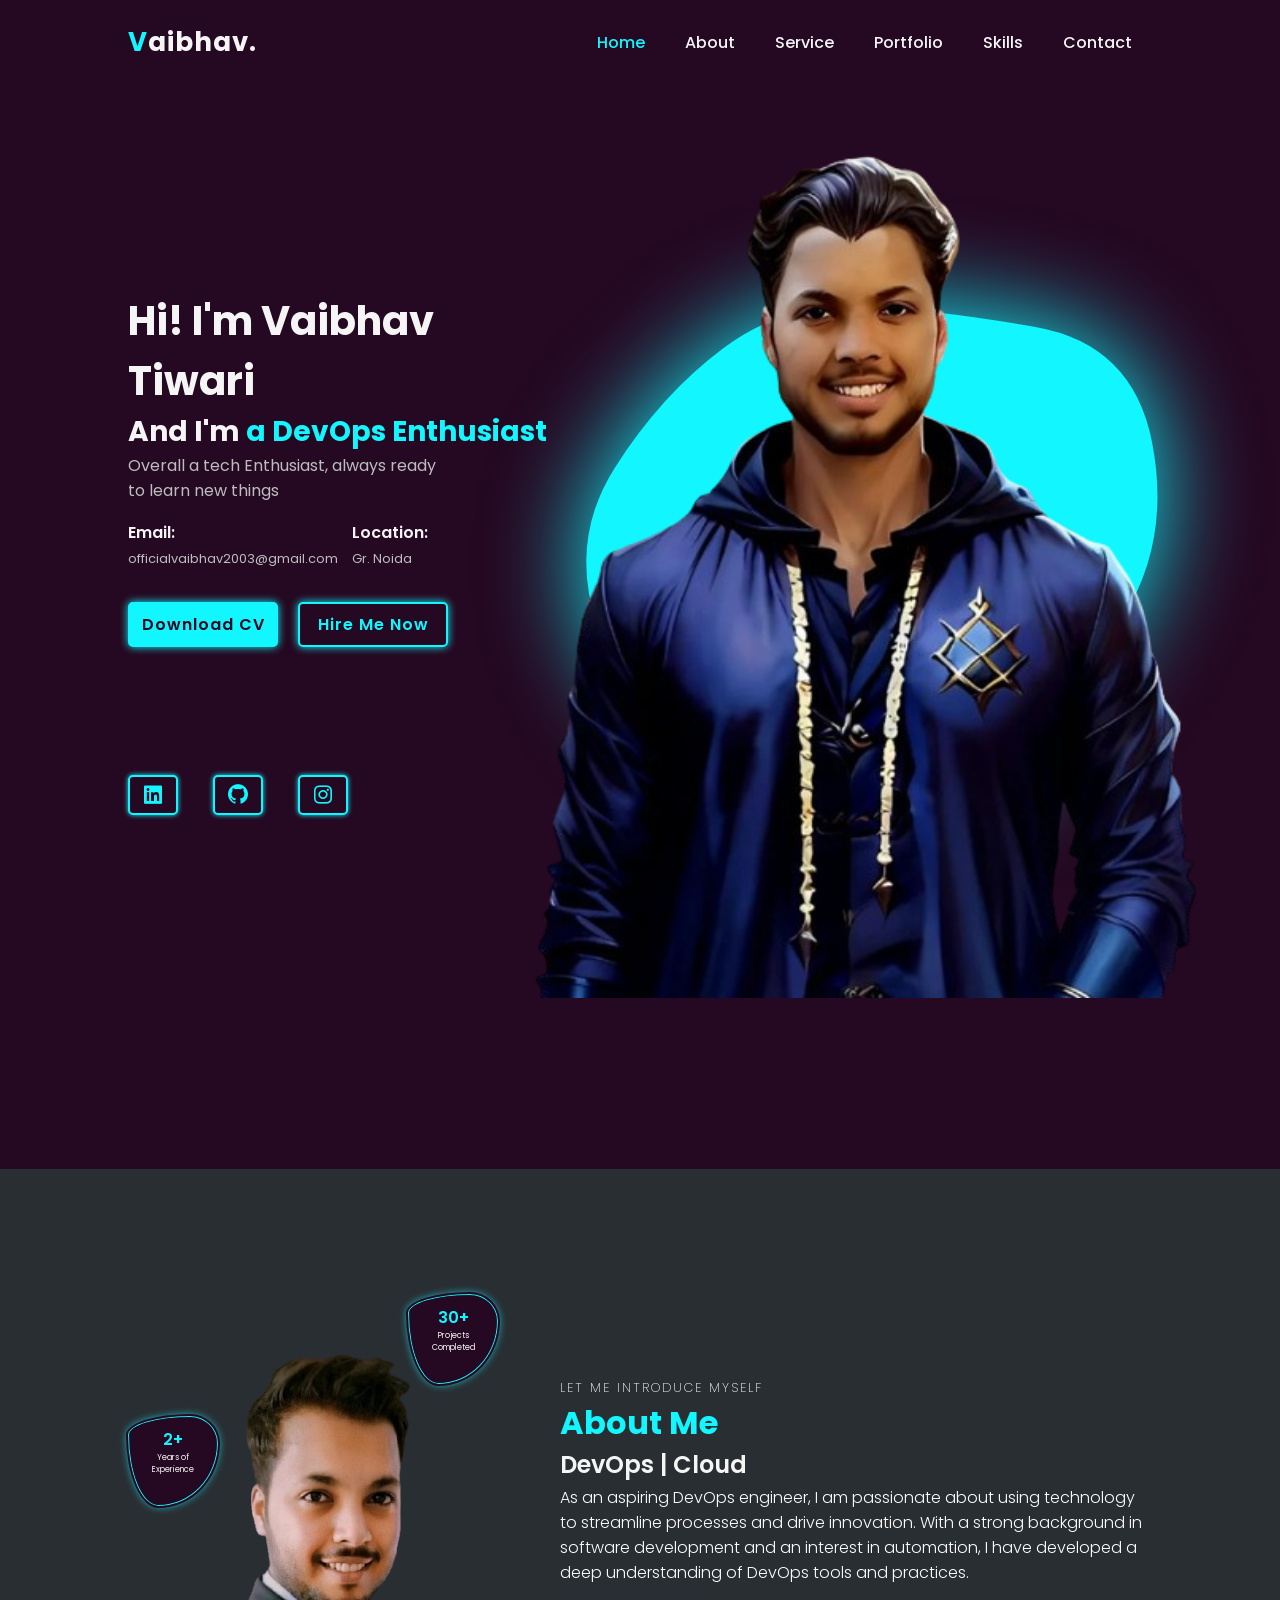
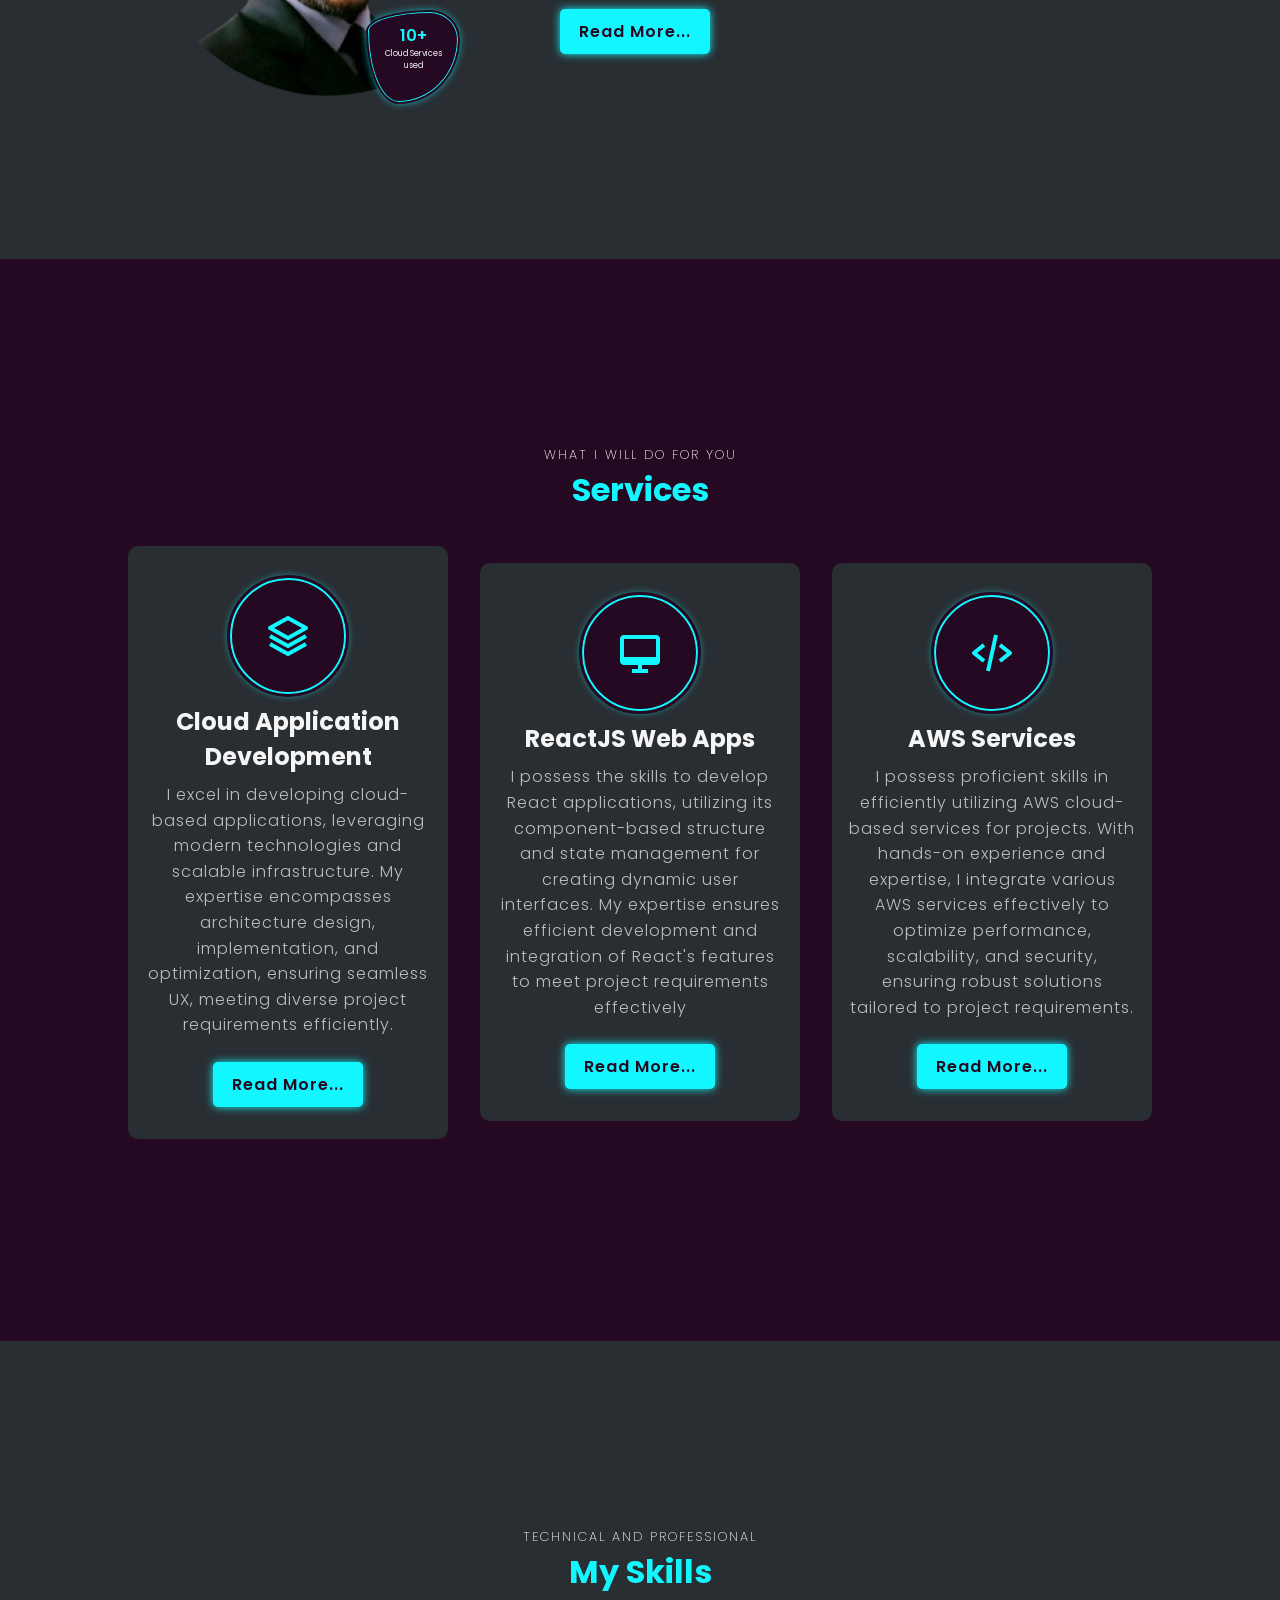
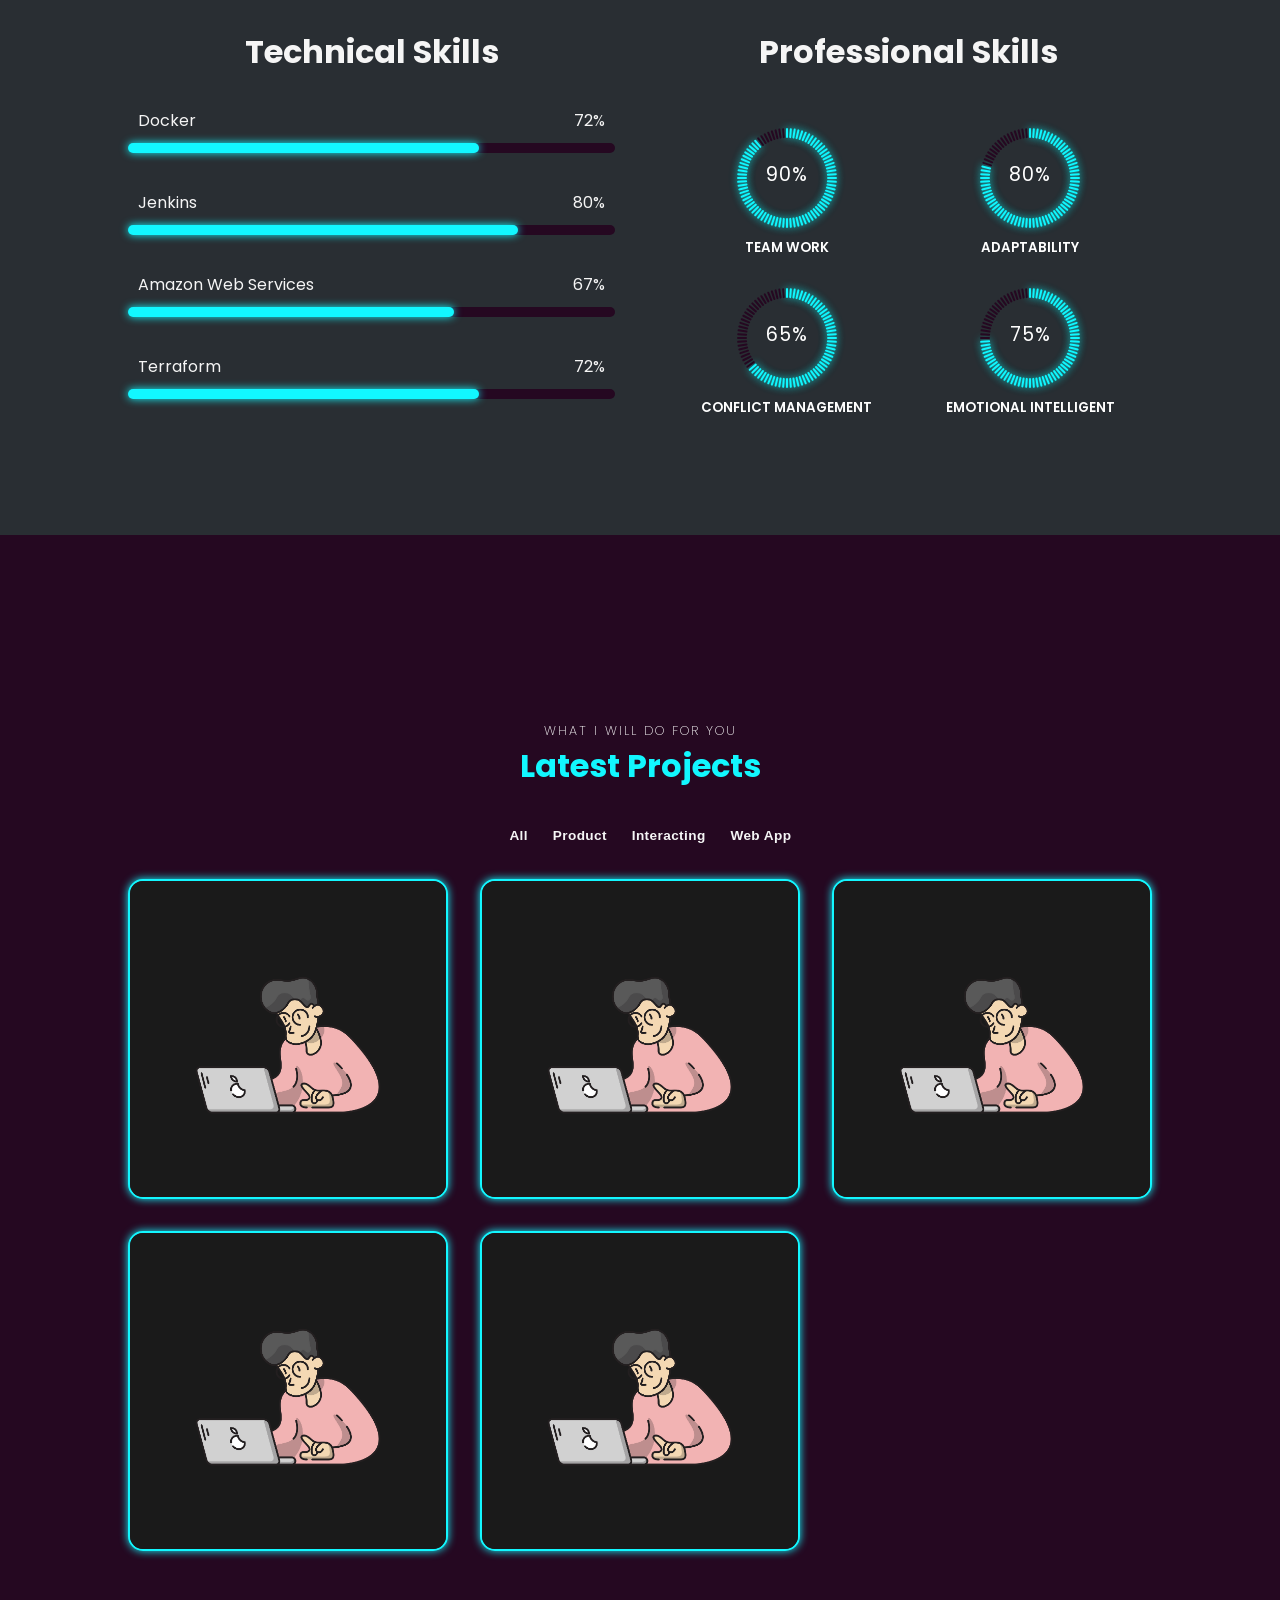
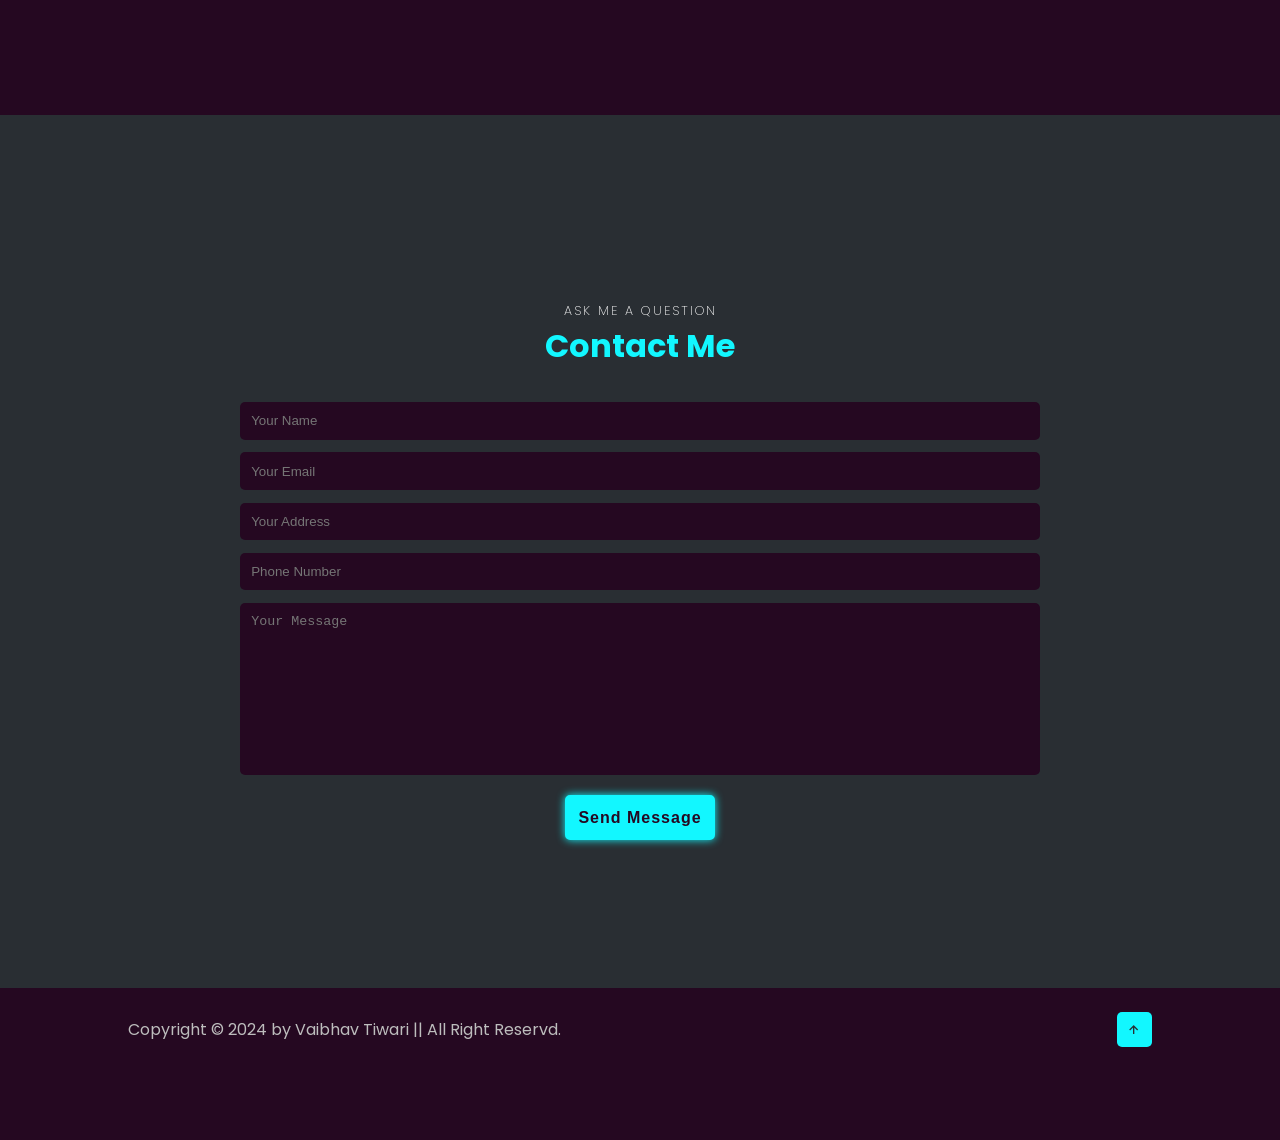
<file: template/index.html>
<!DOCTYPE html>
<html lang="en">

<head>
    <meta charset="UTF-8">
    <meta name="viewport" content="width=device-width, initial-scale=1.0">
    <title>Vaibhav Tiwari</title>
    <link rel="stylesheet" href="../static/style.css">
    <link href='https://unpkg.com/boxicons@2.1.4/css/boxicons.min.css' rel='stylesheet'>
</head>

<body>
    <header>
        <!--header site-->
        <div class="logo"><span>V</span>aibhav.</div>
        <ul class="navlist">
            <li><a href="#home" style="--i:1">Home</a></li>
            <li><a href="#about" style="--i:2">About</a></li>
            <li><a href="#services" style="--i:3">Service</a></li>
            <li><a href="#portfolio" style="--i:4">Portfolio</a></li>
            <li><a href="#skills" style="--i:5">Skills</a></li>
            <li><a href="#contact" style="--i:6">Contact</a></li>
        </ul>
        <div id="menu-icon" class="bx bx-menu"></div>
    </header>

    <!-- home section-------------------------------->
    <section id="home" class="home">
        <div class="home-content scroll-scale">
            <h1>Hi! I'm Vaibhav Tiwari</h1>
            <div class="change-text">
                <h3>And I'm</h3>
                <h3>
                    <span class="word">a&nbsp;Cloud&nbsp;App&nbsp;Developer</span>
                    <span class="word">a&nbsp;DevOps&nbsp;Enthusiast</span>
                    <span class="word">,&nbsp;sometimes&nbsp;a&nbsp;lazy&nbsp;breed</span>
                </h3>
            </div>
            <p>Overall a tech Enthusiast, always ready to learn new things</p>
            <div class="info-box">
                <div class="email-info">
                    <h5>Email:</h5>
                    <span>officialvaibhav2003@gmail.com</span>
                </div>
                <div class="addr-info">
                    <h5>Location:</h5>
                    <span>Gr. Noida</span>
                </div>
            </div>
            <div class="btn-box">
                <a href="https://drive.google.com/file/d/10MjH54bBxMZ3kw-CpX8caNhmx5ZJPL8l/view?usp=sharing"
                    target="_blank" class="btn">Download CV</a>
                <a href="https://mail.google.com/mail/?view=cm&to=officialvaibhav2003@gmail.com?subject=Subject%20of%20the%20email&body=Body%20of%20the%20gmail"
                    target="_blank" class="btn">Hire Me Now</a>
            </div>
            <div class="social-icons">
                <a href="https://www.linkedin.com/in/vaibhav-tiwari02/" target="_blank"><i
                        class='bx bxl-linkedin-square'></i></a>
                <a href="https://github.com/vaibhavtiwari02" target="_blank"><i class='bx bxl-github'></i></a>
                <a href="https://www.instagram.com/vaibhav.tiwari.18/" target="_blank"><i
                        class='bx bxl-instagram'></i></a>
            </div>
        </div>
        <div class="home-image scroll-scale">
            <div class="image-box">
                <img src="../static/images/vt2.png" alt="" width="700px">
            </div>
            <div class="liquid-shaper">
                <svg viewBox="0 0 500 500" xmlns="http://www.w3.org/2000/svg" xmlns:xlink="http://www.w3.org/1999/xlink"
                    width="100%" id="blobSvg">
                    <path fill="#12f7ff">
                        <animate attributeName="d" dur="20000ms" repeatCount="indefinite" values="
                        M447.5,307.5Q409,365,361.5,406Q314,447,258,423Q202,399,132.5,392.5Q63,386,43.5,318Q24,250,55.5,191Q87,132,142,109.5Q197,87,250.5,86Q304,85,376.5,95Q449,105,467.5,177.5Q486,250,447.5,307.5Z;
                        M426.5,302.5Q395,355,358.5,413.5Q322,472,257,450Q192,428,145,394.5Q98,361,76,305.5Q54,250,88.5,203.5Q123,157,158,115Q193,73,248.5,79Q304,85,371.5,99Q439,113,448.5,181.5Q458,250,426.5,302.5Z;
                        M407.5,306.5Q406,363,365,420Q324,477,254,464.5Q184,452,137.5,408.5Q91,365,77,307.5Q63,250,64,182.5Q65,115,119,64.5Q173,14,238.5,49.5Q304,85,373.5,97.5Q443,110,426,180Q409,250,407.5,306.5Z;
                        M467,319Q440,388,369.5,393.5Q299,399,244.5,417.5Q190,436,142.5,399Q95,362,90.5,306Q86,250,103,203Q120,156,161.5,130.5Q203,105,263,64.5Q323,24,356,86.5Q389,149,441.5,199.5Q494,250,467,319Z;
                        M416.5,298Q383,346,351,404.5Q319,463,255.5,445.5Q192,428,137.5,399.5Q83,371,66.5,310.5Q50,250,67.5,190Q85,130,139,102Q193,74,249,76.5Q305,79,341.5,118Q378,157,414,203.5Q450,250,416.5,298Z;
                        M398,296Q376,342,345,394.5Q314,447,248.5,451.5Q183,456,137.5,410.5Q92,365,87,307.5Q82,250,96,199Q110,148,144.5,90Q179,32,251,29Q323,26,362,83Q401,140,410.5,195Q420,250,398,296Z;
                        "></animate>
                    </path>
                </svg>
            </div>
            <div class="liquid-shaper">
                <svg viewBox="0 0 500 500" xmlns="http://www.w3.org/2000/svg" xmlns:xlink="http://www.w3.org/1999/xlink"
                    width="100%" id="blobSvg">
                    <path fill="#12f7ff">
                        <animate attributeName="d" dur="20000ms" repeatCount="indefinite" values="
                        M447.5,307.5Q409,365,361.5,406Q314,447,258,423Q202,399,132.5,392.5Q63,386,43.5,318Q24,250,55.5,191Q87,132,142,109.5Q197,87,250.5,86Q304,85,376.5,95Q449,105,467.5,177.5Q486,250,447.5,307.5Z;
                        M426.5,302.5Q395,355,358.5,413.5Q322,472,257,450Q192,428,145,394.5Q98,361,76,305.5Q54,250,88.5,203.5Q123,157,158,115Q193,73,248.5,79Q304,85,371.5,99Q439,113,448.5,181.5Q458,250,426.5,302.5Z;
                        M407.5,306.5Q406,363,365,420Q324,477,254,464.5Q184,452,137.5,408.5Q91,365,77,307.5Q63,250,64,182.5Q65,115,119,64.5Q173,14,238.5,49.5Q304,85,373.5,97.5Q443,110,426,180Q409,250,407.5,306.5Z;
                        M467,319Q440,388,369.5,393.5Q299,399,244.5,417.5Q190,436,142.5,399Q95,362,90.5,306Q86,250,103,203Q120,156,161.5,130.5Q203,105,263,64.5Q323,24,356,86.5Q389,149,441.5,199.5Q494,250,467,319Z;
                        M416.5,298Q383,346,351,404.5Q319,463,255.5,445.5Q192,428,137.5,399.5Q83,371,66.5,310.5Q50,250,67.5,190Q85,130,139,102Q193,74,249,76.5Q305,79,341.5,118Q378,157,414,203.5Q450,250,416.5,298Z;
                        M398,296Q376,342,345,394.5Q314,447,248.5,451.5Q183,456,137.5,410.5Q92,365,87,307.5Q82,250,96,199Q110,148,144.5,90Q179,32,251,29Q323,26,362,83Q401,140,410.5,195Q420,250,398,296Z;
                        "></animate>
                    </path>
                </svg>
            </div>
        </div>

    </section>


    <!-- about section-------------------------------->
    <section id="about" class="about">
        <div class="img-about scroll-scale">
            <img src="../static/images/vt4.png" alt="">
            <div class="info-about1">
                <span>2+</span>
                <p>Years of Experience</p>
            </div>
            <div class="info-about2">
                <span>30+</span>
                <p>Projects Completed</p>
            </div>
            <div class="info-about3">
                <span>10+</span>
                <p>Cloud Services used</p>
            </div>
        </div>
        <div class="about-content scroll-scale">
            <span>Let me introduce myself</span>
            <h2>About Me</h2>
            <h3>DevOps | Cloud</h3>
            <p>As an aspiring DevOps engineer, I am passionate about using technology to streamline processes and drive
                innovation. With a strong background in software development and an interest in automation, I have
                developed a deep understanding of DevOps tools and practices.</p>
            <div class="btn-box">
                <a href="https://drive.google.com/file/d/1rN9a80wljIVOSijRtZtlc1-9MeuDCg0c/view?usp=sharing"
                    target="_blank" class="btn">Read More...</a>
            </div>
        </div>
    </section>

    <!-- services section------------------------------------------------------------------------------>
    <section id="services" class="services">
        <div class="main-text scroll-scale">
            <span>What I will do for you</span>
            <h2>Services</h2>
        </div>

        <div class="section-services scroll-bottom">
            <div class="service-box">
                <i class='bx bx-layer service-icon'></i>
                <h3>Cloud Application Development</h3>
                <p>I excel in developing cloud-based applications, leveraging modern technologies and scalable
                    infrastructure. My expertise encompasses architecture design, implementation, and optimization,
                    ensuring seamless UX, meeting diverse project requirements efficiently.</p>
                <div class="btn-box service-btn">
                    <a href="working-on-that" target="_blank" class="btn">Read More...</a>

                </div>
            </div>

            <div class="service-box">
                <i class='bx bx-desktop service-icon'></i>
                <h3>ReactJS Web Apps</h3>
                <p>I possess the skills to develop React applications, utilizing its component-based structure and state
                    management for creating dynamic user interfaces. My expertise ensures efficient development and
                    integration of React's features to meet project requirements effectively</p>
                <div class="btn-box service-btn">
                    <a href="working-on-that" class="btn" target="_blank" >Read More...</a>

                </div>
            </div>

            <div class="service-box">
                <i class='bx bx-code-alt service-icon'></i>
                <h3>AWS Services</h3>
                <p>I possess proficient skills in efficiently utilizing AWS cloud-based services for projects. With
                    hands-on experience and expertise, I integrate various AWS services effectively to optimize
                    performance, scalability, and security, ensuring robust solutions tailored to project requirements.
                </p>
                <div class="btn-box service-btn">
                    <a href="working-on-that" class="btn" target="_blank" >Read More...</a>

                </div>
            </div>
        </div>
    </section>



    <!-- skills section------------------------------------------------------------------------------>


    <section id="skills" class="skills">
        <div class="main-text scroll-scale">
            <span>technical and professional</span>
            <h2>My Skills</h2>
        </div>

        <div class="skill-main ">
            <div class="skill-left scroll-scale">
                <h3>Technical Skills</h3>
                <div class="skill-bar">
                    <div class="info">
                        <p>Docker</p>
                        <p>72%</p>
                    </div>
                    <div class="bar">
                        <span class="docker"></span>
                    </div>
                </div>

                <div class="skill-bar">
                    <div class="info">
                        <p>Jenkins</p>
                        <p>80%</p>
                    </div>
                    <div class="bar">
                        <span class="jenkins"></span>
                    </div>
                </div>

                <div class="skill-bar">
                    <div class="info">
                        <p>Amazon Web Services</p>
                        <p>67%</p>
                    </div>
                    <div class="bar">
                        <span class="aws"></span>
                    </div>
                </div>

                <div class="skill-bar">
                    <div class="info">
                        <p>Terraform</p>
                        <p>72%</p>
                    </div>
                    <div class="bar">
                        <span class="terraform"></span>
                    </div>
                </div>

            </div>

            <div class="skill-right scroll-scale">
                <h3>Professional Skills</h3>
                <div class="professional">
                    <div class="box">

                        <div class="circle" data-dots="80" data-percent="90"></div>

                        <div class="text">
                            <big>90%</big>
                            <small>TEAM WORK</small>
                        </div>
                    </div>

                    <div class="box">

                        <div class="circle" data-dots="80" data-percent="80"></div>

                        <div class="text">
                            <big>80%</big>
                            <small>ADAPTABILITY</small>
                        </div>
                    </div>

                    <div class="box">

                        <div class="circle" data-dots="80" data-percent="65"></div>

                        <div class="text">
                            <big>65%</big>
                            <small>CONFLICT MANAGEMENT</small>
                        </div>
                    </div>

                    <div class="box">

                        <div class="circle" data-dots="80" data-percent="75"></div>

                        <div class="text">
                            <big>75%</big>
                            <small>EMOTIONAL INTELLIGENT</small>
                        </div>
                    </div>
                </div>
            </div>
        </div>

    </section>

    <!-- portfolio section------------------------------------------------------------------------------>
    <section id="portfolio" class="portfolio">
        <div class="main-text scroll-scale">
            <span>What I will do for you</span>
            <h2>Latest Projects</h2>
        </div>

        <div class="container">
            <div class="fillter-buttons scroll-scale">
                <button class="btns" data-filter="all">All</button>
                <button class="btns" data-filter=".product">Product</button>
                <button class="btns" data-filter=".inter">Interacting</button>
                <button class="btns" data-filter=".web">Web App</button>

            </div>

            <div class="portfolio-gallery scroll-bottom">
                <div class="port-box mix inter">
                    <div class="port-image">
                        <img src="../static/images/projects.png" alt="">
                    </div>
                    <div class="port-content">
                        <h3>Angular_Crud</h3>
                        <p>This project has been created to demonstrate an Angular Crud Service that works on the HTTP request. Containerized using Docker</p>
                        <a href="https://github.com/vaibhavtiwari02/Angular_Crud_Containerized" target="_blank" ><i class='bx bx-link-external'></i></a>
                    </div>
                </div>


                <div class="port-box mix inter">
                    <div class="port-image">
                        <img src="../static/images/projects.png" alt="">
                    </div>
                    <div class="port-content">
                        <h3>Music Genre Prediction</h3>
                        <p>Django website for predicting Genre of Music by using Machine Learning Model.</p>
                        <a href="https://github.com/vaibhavtiwari02/Music-Genre-Prediction" target="_blank" ><i class='bx bx-link-external'></i></a>
                    </div>
                </div>



                <div class="port-box mix product">
                    <div class="port-image">
                        <img src="../static/images/projects.png" alt="">
                    </div>
                    <div class="port-content">
                        <h3>Need More Space</h3>
                        <p>A Html CSS based frontend application for NASA SpaceApps Hackathon</p>
                        <a href="https://github.com/vaibhavtiwari02/Need-More-Space" target="_blank" ><i class='bx bx-link-external'></i></a>
                    </div>
                </div>



                <div class="port-box mix product">
                    <div class="port-image">
                        <img src="../static/images/projects.png" alt="">
                    </div>
                    <div class="port-content">
                        <h3>ChatBot using AWS Lex</h3>
                        <p>Built a Chatbot for an Astrology Web App, using AWS Lex and AWS Lambda</p>
                        <a href="https://github.com/vaibhavtiwari02/Lex-integration-with-HTML" target="_blank" ><i class='bx bx-link-external'></i></a>
                    </div>
                </div>

                <div class="port-box mix product">
                    <div class="port-image">
                        <img src="../static/images/projects.png" alt="">
                    </div>
                    <div class="port-content">
                        <h3>Django-Calculator</h3>
                        <p>Built a Django-based Calculator Application</p>
                        <a href="https://github.com/vaibhavtiwari02/django_calculator" target="_blank" ><i class='bx bx-link-external'></i></a>
                    </div>
                </div>


            </div>
    </section>


    <!-- contact section------------------------------------------------------------------------------>

    <section id="contact" class="contact">

        <div class="main-text scroll-scale">
            <span>Ask me a question</span>
            <h2>Contact Me</h2>
        </div>

        <form action="#" class="scroll-bottom">
            <input type="text" placeholder="Your Name">
            <input type="text" placeholder="Your Email">
            <input type="text" placeholder="Your Address">
            <input type="number" placeholder="Phone Number">
            <textarea name="" id="" cols="30" rows="10" placeholder="Your Message"></textarea>
            <div class="btn-box formBtn">
                <button type="submit" class="btn">Send Message</button>
            </div>
        </form>

    </section>

    <!-- footer section------------------------------------------------------------------------------>
    <footer>
        <p class="scroll-scale">Copyright &copy; 2024 by Vaibhav Tiwari || All Right Reservd.</p>
        <a href="#home"> <i class='bx bx-up-arrow-alt'></i></a>

    </footer>








    <script src="../static/mixitup.min.js"></script>
    <script src="../static/script.js"></script>
</body>

</html>
</file>
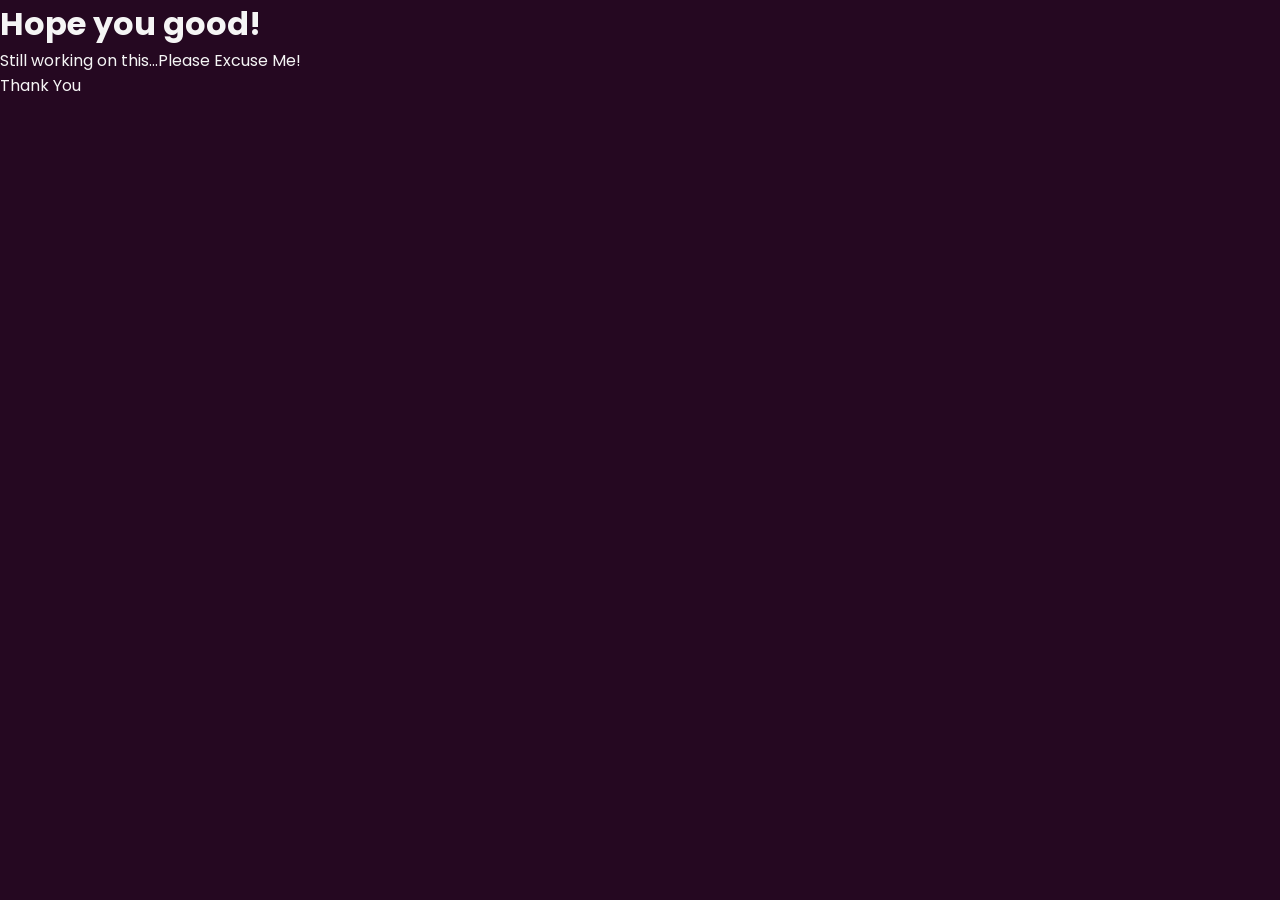
<file: template/working-on-that.html>
<!DOCTYPE html>
<html lang="en">
<head>
    <meta charset="UTF-8">
    <meta name="viewport" content="width=device-width, initial-scale=1.0">
    <title>Document</title>
    <link rel="stylesheet" href="../static/style.css">
</head>
<body>
    <h1>Hope you good!</h1>
    <p>Still working on this...Please Excuse Me!</p>
    <p>Thank You</p>
    
</body>
</html>
</file>
<file: static/style.css>
@import url('https://fonts.googleapis.com/css2?family=Poppins:ital,wght@0,100;0,200;0,300;0,400;0,500;0,600;0,700;0,800;0,900;1,100;1,200;1,300;1,400;1,500;1,600;1,700;1,800;1,900&display=swap');

* {
    padding: 0;
    margin: 0;
    box-sizing: border-box;
    list-style: none;
    scroll-behavior: smooth;
    text-decoration: none;
}

:root {
    --text-color: #f5f5f5;
    --hover-color: #12f7ff;
    --bg-color: #250821;
    --secon-bg-color: #292e33;
    --big-font: 2.5rem;
    --normal-font: 2rem;
    --neon-box-shadow: 0 0 .5rem #12f7ff;
    --h2-font: 3rem;
    --font-neon-text-shadow: 0 0 10px rgba(18, 247, 255, 0.3),
        0 0 20px rgba(18, 247, 255, 0.3),
        0 0 30px rgba(18, 247, 255, 0.3),
        0 0 40px rgba(18, 247, 255, 0.3),
        0 0 70px rgba(18, 247, 255, 0.3),
        0 0 80px rgba(18, 247, 255, 0.3),
        0 0 10px rgba(18, 247, 255, 0.3),
        0 0 150px rgba(18, 247, 255, 0.3);
}

::-webkit-scrollbar{
    height: 0;
    width: .5rem;
}

::-webkit-scrollbar-track{
    background: var(--secon-bg-color);


}

::-webkit-scrollbar-thumb{
    background: var(--hover-color);
    border-radius: 5rem;
}




body {
    font-family: "Poppins", sans-serif;
    background-color: var(--bg-color);
    color: var(--text-color);
}

header {
    position: fixed;
    top: 0;
    left: 0;
    z-index: 1000;
    /*background: var(--bg-color);*/
    border-bottom: 1px solid transparent;
    display: flex;
    align-items: center;
    justify-content: space-between;
    width: 100%;
    padding: 20px 10%;

}

header.sticky{
    background: var(--bg-color);
    border-bottom: 1px solid var(--bg-color);
}

.logo {
    font-size: 26px;
    font-weight: 700;
    letter-spacing: 1px;
}

span {
    color: var(--hover-color);
}

.navlist {
    display: flex;
}

.navlist a {
    display: inline-block;
    color: var(--text-color);
    font-weight: 500;
    padding: 10px 20px;
    animation: slideAnimation 1s ease forwards;
    animation-delay: calc(.3s *var(--i));
    opacity: 0;
}

.navlist a:hover {
    columns: var(--hover-color);
    text-shadow: 0 0 10px rgba(18, 247, 255, 0.6),
        0 0 20px rgba(18, 247, 255, 0.6),
        0 0 30px rgba(18, 247, 255, 0.6),
        0 0 40px rgba(18, 247, 255, 0.6),
        0 0 70px rgba(18, 247, 255, 0.6),
        0 0 80px rgba(18, 247, 255, 0.6),
        0 0 10px rgba(18, 247, 255, 0.6),
        0 0 150px rgba(18, 247, 255, 0.6);
}

.navlist a.active{
    color:var(--hover-color);
}

#menu-icon {
    font-size: 1.8rem;
    z-index: 10001;
    cursor: pointer;
    margin-left: 25px;
    background: var(--hover-color);
    border-radius: 3px;
    color: var(--secon-bg-color);
    display: none;
}

section {
    padding: 100px 10%;
}

.home {
    min-height: 100vh;
    height: 100%;
    width: 100%;
    display: grid;
    grid-template-columns: repeat(2, 1fr);
    align-items: center;
    grid-gap: 4em;
}

.home-content {
    max-width: 600px;
}

.home-content h1 {
    font-size: var(--big-font);
    font-weight: 700;
}

.change-text {
    font-size: 1.5rem;
    font-weight: 600;
}

.change-text h3 {
    display: inline-flex;
    margin: 0;
    vertical-align: top;
}

.change-text h3 .word {
    position: absolute;
    display: flex;
    opacity: 0;
}

.change-text h3 .word .letter {
    transform-origin: center center 25px;
}

.change-text h3 .word .letter.out {
    transform: rotateX(90deg);
    transition: 0.32s cubic-bezier(0.6, 0, 0.7, 0.2);
}

.change-text h3 .word .letter.in {
    transition: 0.38s ease;
}

.change-text h3 .word .letter.behind {
    transform: rotateX(-90deg);
}

.home-content p {
    color: #bdbdbd;
    line-height: 1.6;

}

.info-box {
    display: inline-flex;
    justify-content: space-between;
    align-items: center;
    width: 300px;
    margin: 1rem 0 2rem;
}

.info-box h5 {
    font-weight: 600;
    color: var(--text-color);
    font-size: 1rem;
}

.info-box span {
    font-size: .8rem;
    color: #bdbdbd;

}

.btn-box {
    display: flex;
    justify-content: space-between;
    width: 320px;
    height: 45px;
}

.btn-box .btn {
    display: inline-flex;
    justify-content: center;
    align-items: center;
    width: 150px;
    height: 100%;
    background: var(--hover-color);
    color: var(--bg-color);
    font-size: 1rem;
    letter-spacing: 1px;
    font-weight: 600;
    transition: .6s;
    box-shadow: var(--neon-box-shadow);
    border-radius: 5px;
    position: relative;
    overflow: hidden;
    z-index: 1;
    border: 2px solid var(--hover-color);

}

.btn:hover {
    color: var(--hover-color)
}

.btn::before {
    content: "";
    position: absolute;
    top: 0;
    left: 0;
    background: var(--bg-color);
    width: 0;
    height: 100%;
    z-index: -1;
    transition: .4s;
}

.btn:hover::before {
    width: 100%;
}

.btn:nth-child(2) {
    background: var(--bg-color);
    color: var(--hover-color);
}

.btn:nth-child(2):hover {
    color: var(--bg-color);
}

.btn:nth-child(2)::before {
    background: var(--hover-color);
}

.social-icons {
    margin-top: 8rem;
    display: flex;
    justify-content: space-between;
    width: 220px;
    height: 40px;
}

.social-icons a {
    display: inline-flex;
    width: 50px;
    height: 100%;
    justify-content: center;
    align-items: center;
    background: var(--bg-color);
    color: var(--hover-color);
    border: 2px solid var(--hover-color);
    transition: .6s;
    box-shadow: 0 0 0.3rem #12f7ff;
    border-radius: 5px;
    position: relative;
    z-index: 1;
    overflow: hidden;
}

.social-icons a i {
    font-size: 1.5rem;

}

.social-icons a:hover {
    color: var(--bg-color)
}

.social-icons a::before {
    content: "";
    position: absolute;
    left: 0;
    top: 0;
    width: 0;
    height: 100%;
    background: var(--hover-color);
    transition: .6s;
    z-index: -1;
}

.social-icons a:hover::before {
    width: 100%;
}

.home-image {
    position: relative;
}

.img-box {
    text-align: center;

}

.img-box img {
    width: 100%;
    max-width: 450px;
    height: auto;

}

.liquid-shaper {
    position: absolute;
    width: 100%;
    height: 100%;
    z-index: -1;
    top: 10%;
}

.liquid-shaper:nth-child(2) {
    filter: blur(50px);
}

/* About section's CSS --------------------------------------------------------------- */

.about {
    margin-top: 5%;
    display: flex;
    justify-content: center;
    align-items: center;
    grid-gap: 2em;
    background: var(--secon-bg-color);
}

.about .img-about {
    text-align: center;
    position: relative;
}

.about .img-about img {
    max-width: 400px;
    height: auto;
}

.about-content span {
    color: #fdfdfd;
    font-size: .8rem;
    font-weight: 200;
    letter-spacing: 2px;
    text-transform: uppercase;
}

.about-content h2 {
    color: var(--hover-color);
    font-weight: 700;
    font-size: var(--normal-font);
}

.about-content h3 {
    font-weight: 600;
    font-size: 1.5rem;
    margin-bottom: .2rem;
}

.about-content p {
    color: #fdfdfd;
    font-weight: 300;
    margin-bottom: 1.5rem;
}

.info-about1,
.info-about2,
.info-about3 {
    background: var(--bg-color);
    font-size: .5rem;
    position: absolute;
    padding: 10px;
    width: 90px;
    height: 90px;
    border-radius: 69% 31% 66% 34% / 21% 30% 70% 79%;
    display: block;
    box-shadow: var(--neon-box-shadow);
    border: 1px solid var(--hover-color);
    outline: 2px solid var(--bg-color);
    z-index: 100;
    animation: morph 6s linear infinite;
}

.info-about1 {
    left: 0%;
    top: 30%;
}

.info-about2 {
    left: 70%;
    top: 5%;
}

.info-about3 {
    left: 60%;
    top: 70%;
}

.img-about span {
    color: var(--hover-color);
    font-size: 1rem;
    font-weight: 600;
}


/* Service Section's CSS ------------------------------------------------------------------------*/

.main-text {
    width: 100%;
    margin-top: 8%;
    text-align: center;
    margin-bottom: 2rem;
    color: var(--hover-color);


}

.main-text h2 {
    font-weight: 700;
    font-size: var(--normal-font);
}

.main-text span {
    color: #fdfdfd;
    font-size: .8rem;
    font-weight: 200;
    letter-spacing: 2px;
    text-transform: uppercase;
}

.section-services {
    display: flex;
    justify-content: center;
    align-items: center;
    flex-wrap: wrap;
    grid-gap: 2rem;

}

.section-services .service-box {
    flex: 1 1 18rem;
    padding: 2rem 1rem 2rem;
    text-align: center;
    background: var(--secon-bg-color);
    transition: transform .4s;
    border-radius: 10px;
}


.service-btn {
    width: auto;
    justify-content: center;
}

.service-box:hover {
    transform: translateY(-.7rem);
}

.service-icon{
    border: 2px solid var(--hover-color);
    padding: 2rem;
    background: var(--bg-color);
    display: flex;
    align-items: center;
    font-size: 3rem;
    border-radius: 50%;
    position: relative;
    color: var(--hover-color);
    box-shadow: var(--neon-box-shadow);
    outline: 3px solid var(--bg-color);
}

.service-box h3{
    margin-top: 10px;
    font-size: 1.5rem;

}

.service-box p{
    margin: .5rem 0 1.5rem 0;
    font-weight: 300;
    letter-spacing: 1px;
    color: #bdbdbd;
    line-height: 1.6;
}


/*  skills section's css ---------------------------------------------------------------------------- */


.skills{
    background: var(--secon-bg-color);
    margin-top: 8%;

}

.skill-main{
    width: 100%;
    display: grid;
    grid-template-columns: repeat(2,1fr);
    grid-row-gap: 30px;
    grid-column-gap: 50px;
}

.skill-bar{
    margin-bottom: 2.3rem;
}
.skill-main h3{
    margin-bottom: 2rem;
    font-size: var(--normal-font);
    text-align: center;
}


.skill-left .skill-bar .info{
    display: flex;
    justify-content: space-between;
    align-items: center;
    padding: 0 10px;
}

.skill-left .skill-bar .bar{
    width: 100%;
    height: 10px;
    background-color: var(--bg-color);
    border-radius: 25px;
    margin-top: 10px;
    position: relative;

}

.skill-bar .bar span{
    width: 50%;
    height: 100%;
    position: absolute;
    left: 0;
    background: var(--hover-color);
    border-radius: 25px;
    box-shadow: var(--neon-box-shadow);
}

.skill-bar .bar .docker{
    width: 72%;
    animation: docker 2s;
}

.skill-bar .bar .jenkins{
    width: 80%;
    animation: docker 3s;
}
.skill-bar .bar .aws{
    width: 67%;
    animation: docker 4s;
}
.skill-bar .bar .terraform{
    width: 72%;
    animation: docker 5s;
}

/* Skills right side */
.professional{
    display: grid;
    grid-template-columns: 1fr 1fr;
}
.box{
    position: relative;
    margin: 10px 0;
    flex: 1 1 15rem;
}

.box .text{
    text-align: center;
    color: #fff;
    font-size: 1rem;
}

.box .text big{
    font: 400;
    letter-spacing: 1px;
    position: absolute;
    top: 40%;
    left: 50%;
    transform: translate(-50%, -50%);

}
.box .text small{
    display: block;
    font-weight: 600;
}

.circle{
    width: 100%;
    height: 120px;
    display: flex;
    justify-content: center;
    align-items: center;
    
}

.circle .points{
    width: 2px;
    height: 10px;
    background-color: var(--bg-color);
    position: absolute;
    border-radius: 3px;
    transform: rotate(calc(var(--i)*var(--rot))) translateY(-45px);
    
}

.points.marked{

    animation: glow 0.04s linear forwards;
    animation-delay: calc(var(--i)*0.05s);

}


/*  Portfolio section's CSS --------------------------------*/

.fillter-buttons{
    margin: 2rem;
    text-align: center;
    
    
}

.fillter-buttons .btns{
    background: none;
    outline: none;
    border: none;
    cursor: pointer;
    font-size: .85rem;
    font-weight: 600;
    letter-spacing: .4px;
    margin-left: 1.3rem;
    color: var(--text-color);
}


.fillter-buttons .btns:hover{
    color: var(--hover-color);
}

.portfolio-gallery{
    display: grid;
    grid-template-columns: repeat(auto-fill, minmax(270px,1fr));
    gap: 2rem;
}
.port-box{
    position: relative;
    border-radius: 15px;
    overflow: hidden;
    background: #292e33;
    display: flex;
    grid-template-rows: 1fr auto;
    align-items: center;
    border: 2px solid var(--hover-color);
    box-shadow: var(--neon-box-shadow);
}

.port-image{
    display: flex;
    align-items: center;
    justify-content: center;
    height: 100%;
    width: 100%;
}

.port-image img{
    width: 100%;
    opacity: .5s;
    height: 100%;
    transition: .5s;
}

.port-content{
    position: absolute;
    bottom: 0;
    left: 0;
    width: 100%;
    height: 100%;
    opacity: 0; 
    background: linear-gradient(rgba(0,0,0,.2),#12f7ff);
    display: flex;
    align-items: center;
    justify-content: center;
    flex-direction: column;
    text-align: center;
    transition: 0.5s;
    padding: 0 2rem;

}

.port-box:hover .port-content{
     opacity: 1;
}

.port-box:hover .port-image img{
    transform: scale(1.1);
}

.port-content h3{
    font-size: 1.5rem;
    font-weight: 600;
}
.port-content p{
    font-size: .8rem;
    margin: 5px 0 15px 0;
}

.port-content a{
    background: #fff;
    border-radius: 50%;
    display: inline-flex;
    justify-content: center;
    align-items: center;
    width: 50px;
    height: 50px;
    border: 1px solid var(--hover-color);
    outline: 2px solid #fff;

}

.port-content a i{
    font-size: 1.3rem;
    color: var(--secon-bg-color);
}

/*  Contact section's CSS ---------------------------------------- */

.contact{
    background: var(--secon-bg-color);
    width: 100%;
    margin-top: 5%;


}

.contact form{
    text-align: center;
    max-width: 50rem;
    margin: 1rem auto;
    margin-bottom: 3rem;

}

.contact form input,
.contact form textarea{
    width: 100%;
    color: var(--text-color);
    background: var(--bg-color);
    margin-bottom: .8rem;
    border: none;
    border-radius: 5px;
    padding: .7rem;
}

.contact form textarea{
    resize: none;
}

.formBtn{
    display: flex;
    justify-content: center;
    width: 100%;
}

.formBtn .btn{
    cursor: pointer;
    font-size: 1rem;
}


/* Footer section's CSS ------------------------------------------ */

footer{
    padding: 1.5rem 10%;
    display: flex;
    align-items: center;
    justify-content: space-between;
}
footer p{
    color: #bdbdbd;
}
footer a{
    display: inline-flex;
    justify-content: center;
    color: var(--text-color);
    background: var(--hover-color);
    padding: .6rem;
    border-radius: 5px;

}

footer a i{
    font-size: 1rem;
    color: var(--secon-bg-color);
}









/* Break Points */
@media(max-width:991px){
    header,
    header.sticky{
        padding: 15px 5%;
    }
    section{
        padding: 50px 5%;
    }
    footer{
        padding: 15px 5%;
    }
    .navlist a{
        padding: 8px 15px;
    }
    :root{
      
    --big-font: 2.2rem;
    --normal-font: 1.8rem;
    --neon-box-shadow: 0 0 .8rem #12f7ff;
    --h2-font: 3rem;
    }
    .home-content{
        margin-top: 5rem;
    }
    .social-icons{
        margin-top: 2rem;
    }
}

@media(max-width:768px){
    #menu-icon{
        display: block;
        transition:all .4s ease;
    }
    #menu-icon.bx-x{
        transform: rotate(-180deg); 
    }
    .navlist{
        display: flex;
        position: absolute;
        top: -1000px;
        right: 0;
        left: 0;
        flex-direction: column;
        background: var(--bg-color);
        text-align: left;
        padding: 0 5%;
        transition: all .45s ease;



    }

    .navlist a{
        display: block;
        padding-bottom: 1rem;
        font-size: 1rem;
    }

    .navlist.open{
        top: 100%;


    }

    .home{
        grid-template-columns: 1fr;
    }
    .home-image{
        margin-bottom: 5rem;
    }
    .liquid-shaper{
        width: 80%;
        left: 10%;
        top: 1.3%;
    }
    .about{
        flex-direction: column-reverse;
    }
    .skill-main{
        grid-template-columns: 1fr;
    }
    .fillter-buttons{
        margin: 2.5rem 0;
    }
    footer p{
        font-size: .9rem ;
    }

}
@media(max-width:420px){
    html{
        font-size: 80%;

    }
    footer p{
        font-size: .6rem ;
    }
    .fillter-buttons .btns{
        font-size: .8rem;
    }
}

/*  parallax */
.scroll-scale{
    opacity: 0;
    transform: scale(.9);
    transition: all 2s;
}

.scroll-bottom{
    opacity: 0;
    transform: translateY(300px);
    transition: 3s;
}
.scroll-top{
    opacity: 0;
    transform: translateY(-300px);
    transition: 3s;
}

.show-items{
    opacity: 1;
    transform: translateX(0);
}






/* KEY FRAMES ---------------------------------------------------- */
@keyframes slideAnimation{
    0%{
        opacity: 0;
        transform: translateY(100px);
    }
    100%{
        opacity:1;
        transform: translateY(0);    }
}

@keyframes morph {

    0%,
    100% {
        border-radius: 40% 60% 70% 30% / 40% 40% 60% 50%;
    }

    30% {
        border-radius: 70% 30% 50% 50% / 30% 30% 70% 70%;
    }

    60% {
        border-radius: 100% 60% 60% 100% / 100% 100% 60% 60%;
    }

    80% {
        border-radius: 69% 31% 66% 34% / 21% 30% 70% 79%;
    }
}

@keyframes docker{
    0%{
        width: 0%;
    }
    100%{
        width: 72%;
    }
}
@keyframes jenkins{
    0%{
        width: 0%;
    }
    100%{
        width: 80%;
    }
}
@keyframes aws{
    0%{
        width: 0%;
    }
    100%{
        width: 67%;
    }
}
@keyframes terraform{
    0%{
        width: 0%;
    }
    100%{
        width: 72%;
    }
}

@keyframes glow{
    0%{
        background: var(--bg-color);
        box-shadow: none;
    }
    100%{
        background: var(--hover-color);
        box-shadow: var(--neon-box-shadow);
    }
}
</file>
